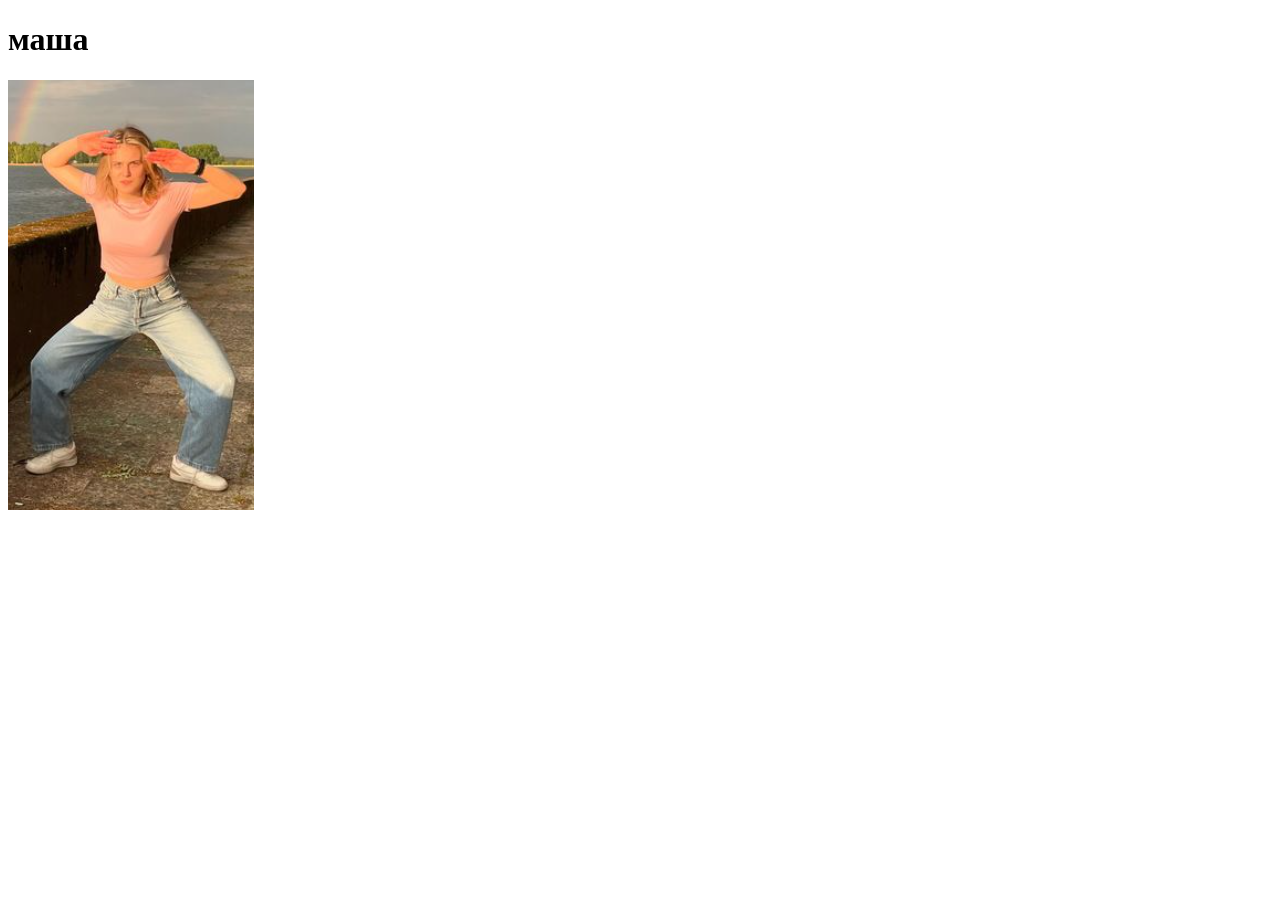
<file: masha.html>
<!DOCTYPE html>
<html>
<head>
	<meta charset="utf-8">
	<meta name="viewport" content="width=device-width, initial-scale=1">
	<title>гриша  лох </title>
</head>
<body>
	<h1>маша </h1>
	<div style=""><img src="masha.png"></div>
	<style>
		@keyframes example {
		  from {margin-left:0px;
		  	rotate: 0deg;
		  }
		  to {margin-left: 1000px;
		  	rotate: 360deg;
		  }
		}

		/* The element to apply the animation to */
		div {
  animation-name: example;
  animation-duration: 1s;
  animation-timing-function: linear;
  animation-delay: 2s;
  animation-iteration-count: infinite;
  animation-direction: alternate;
}
	</style>	
</body>
</html>
</file>
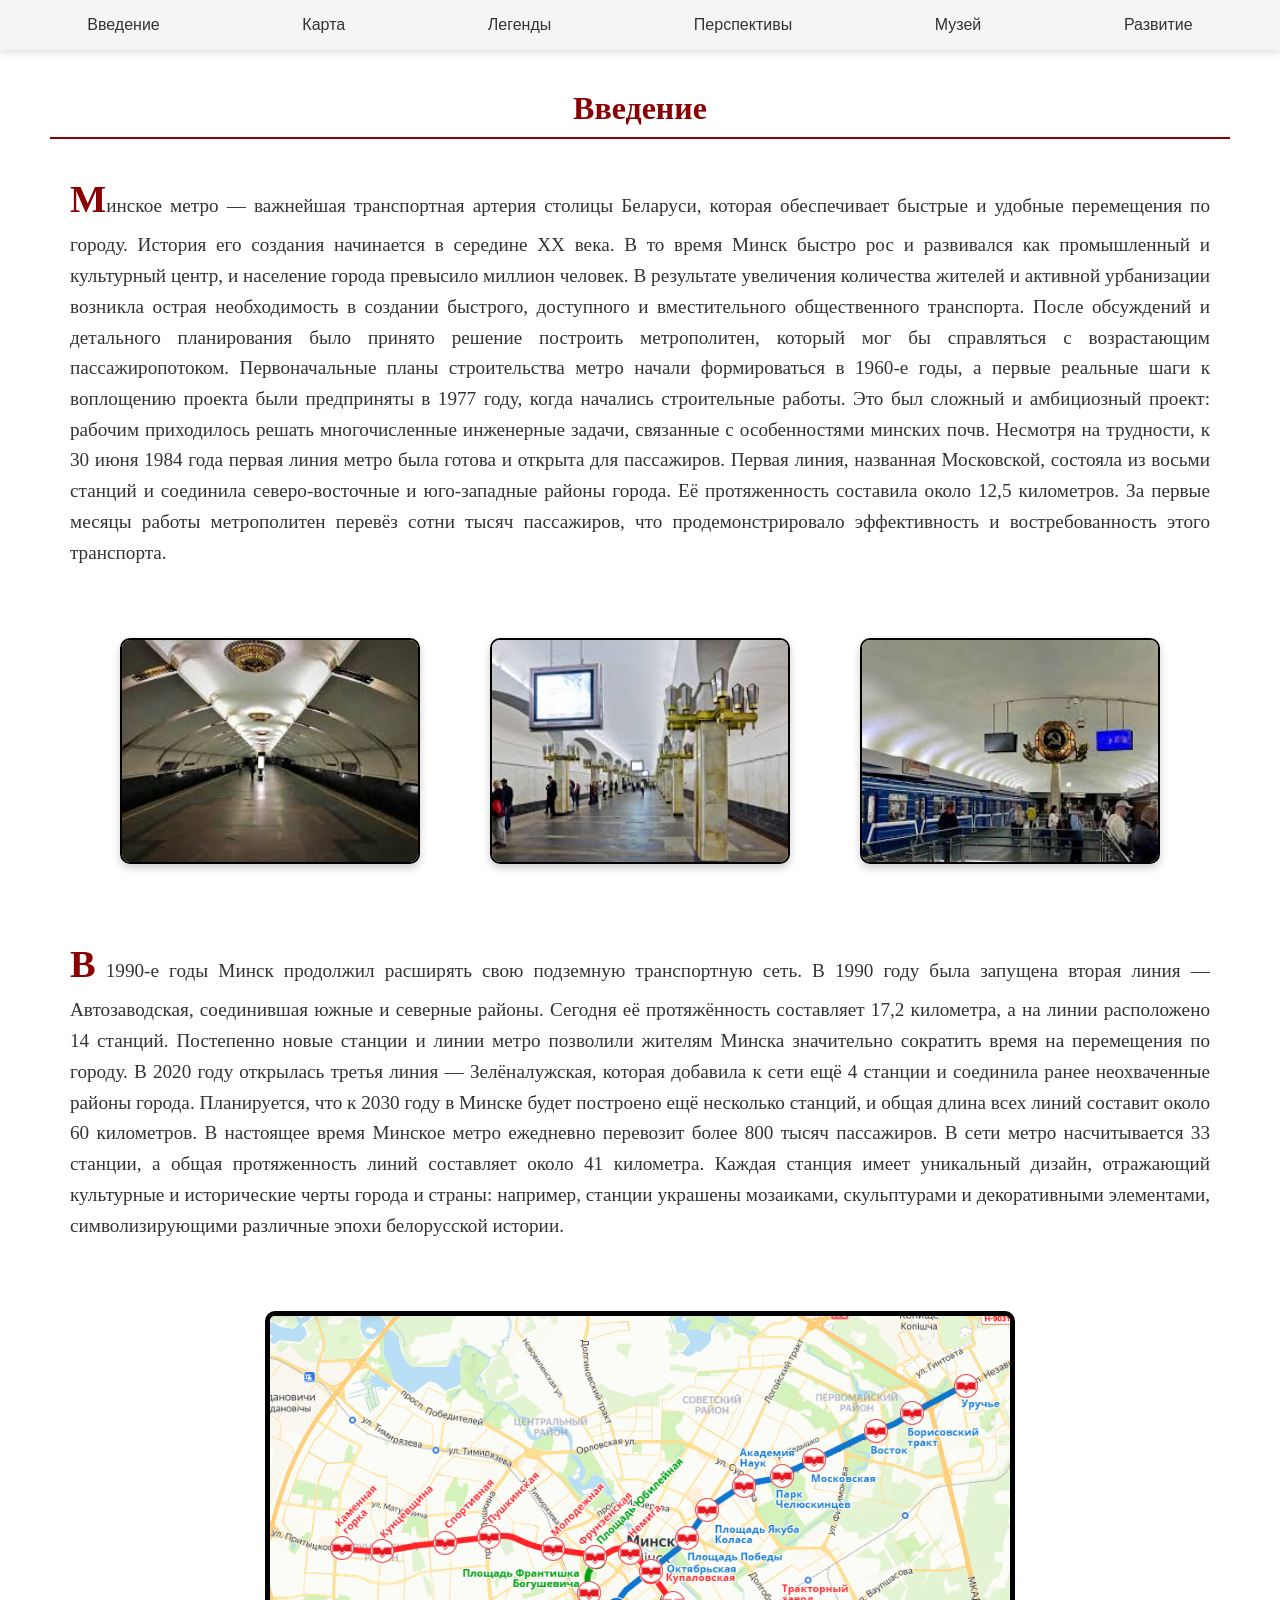
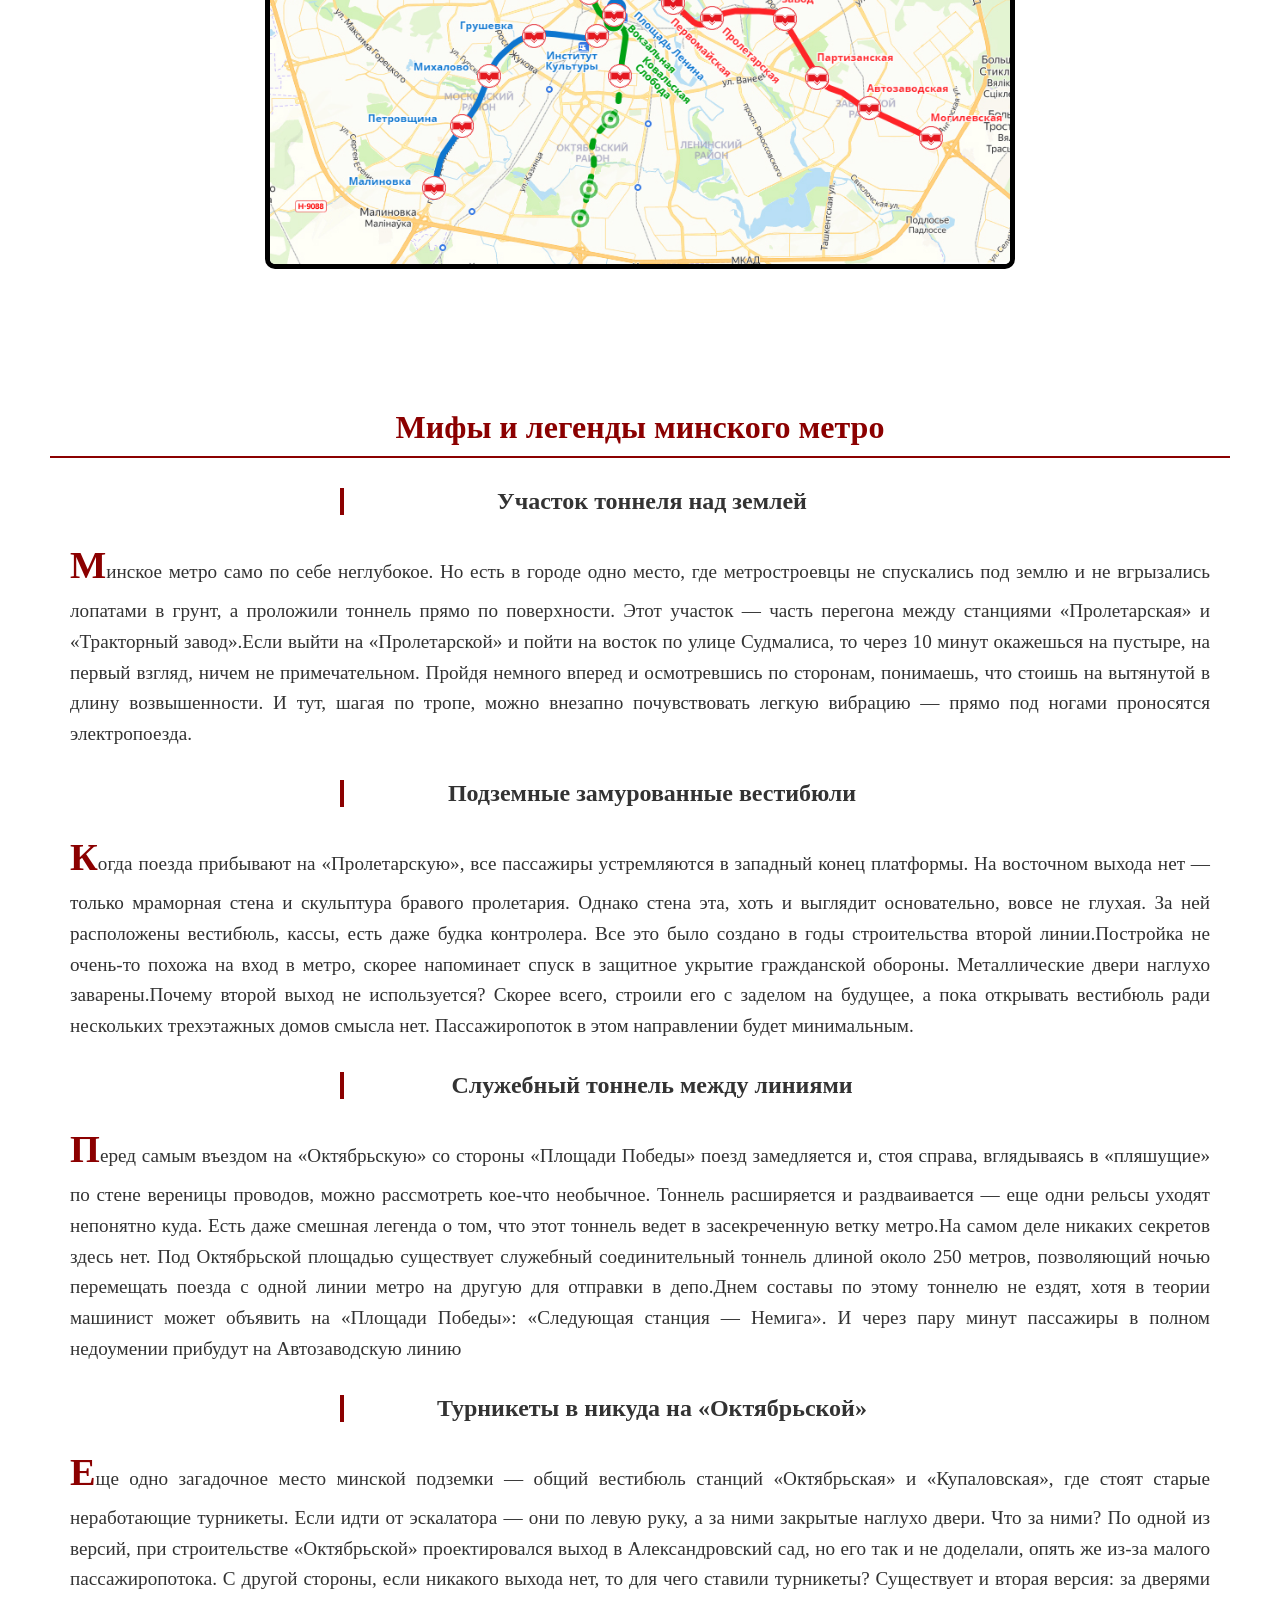
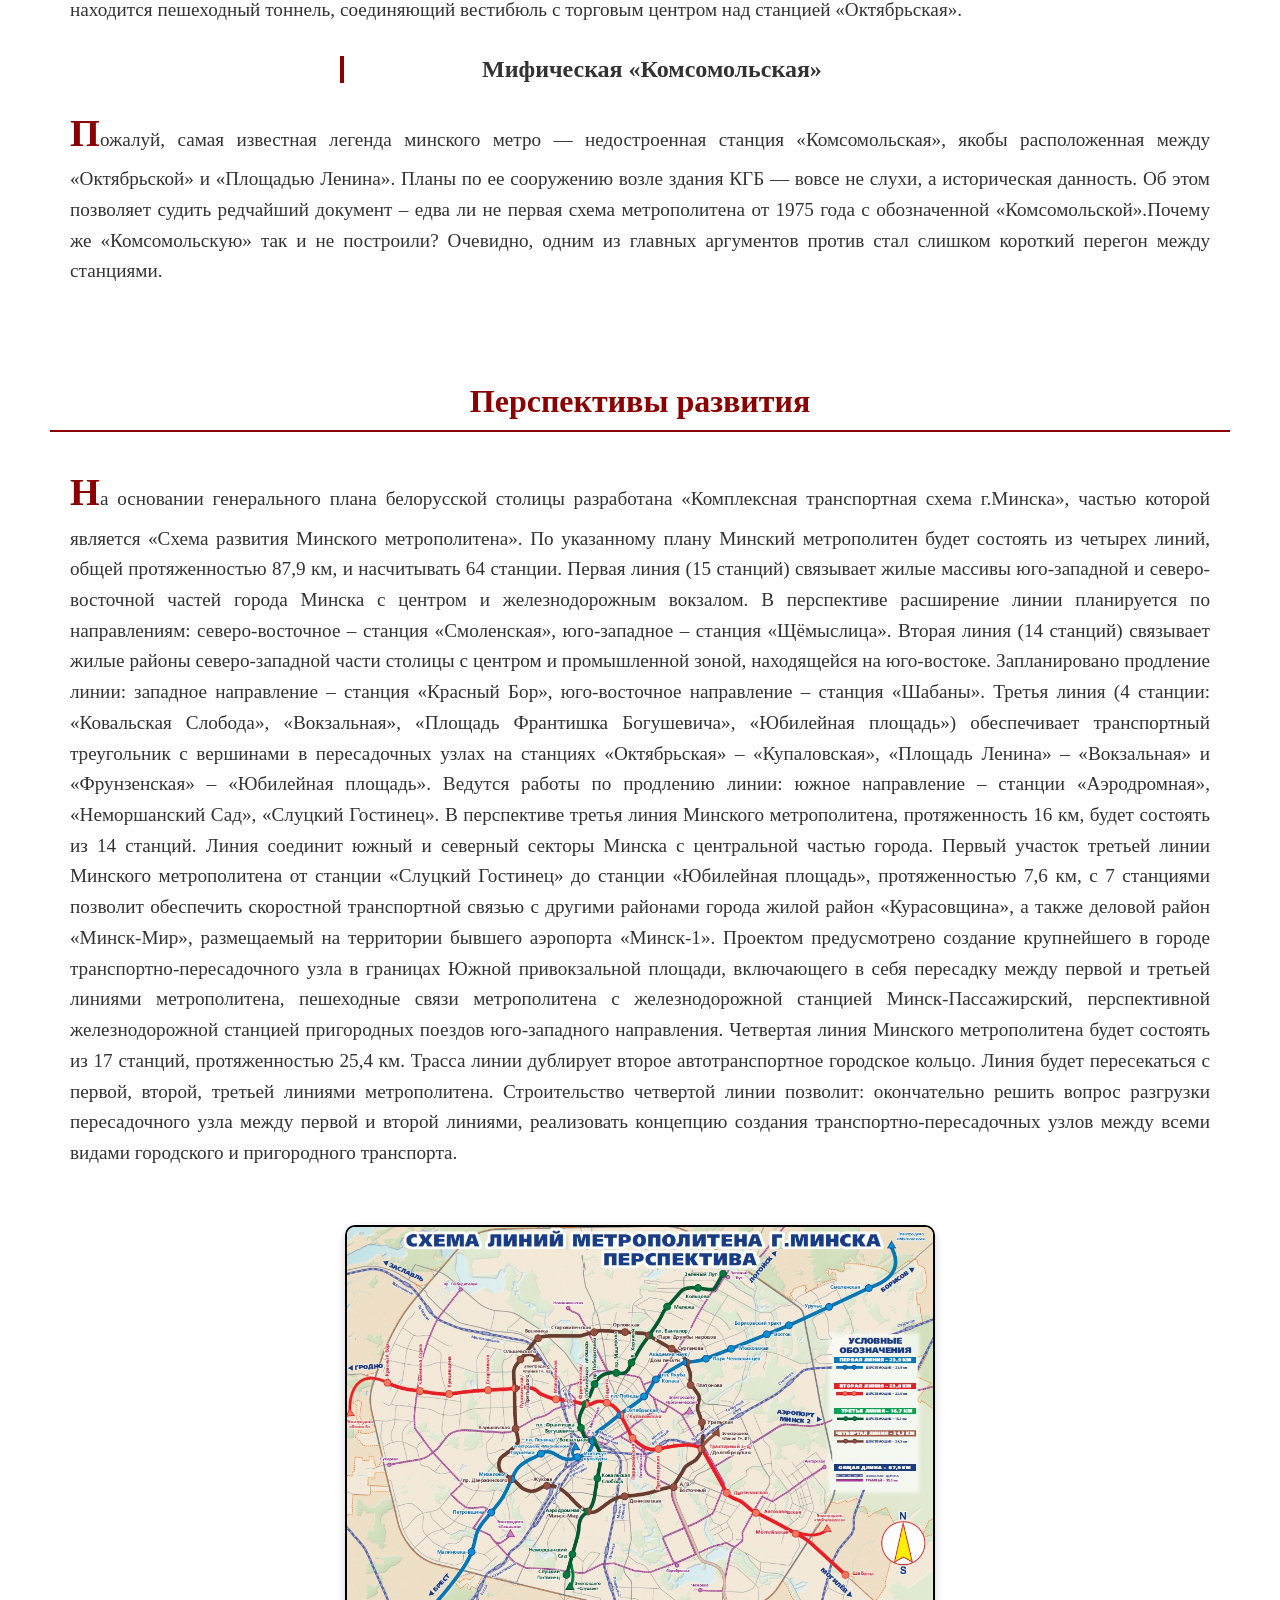
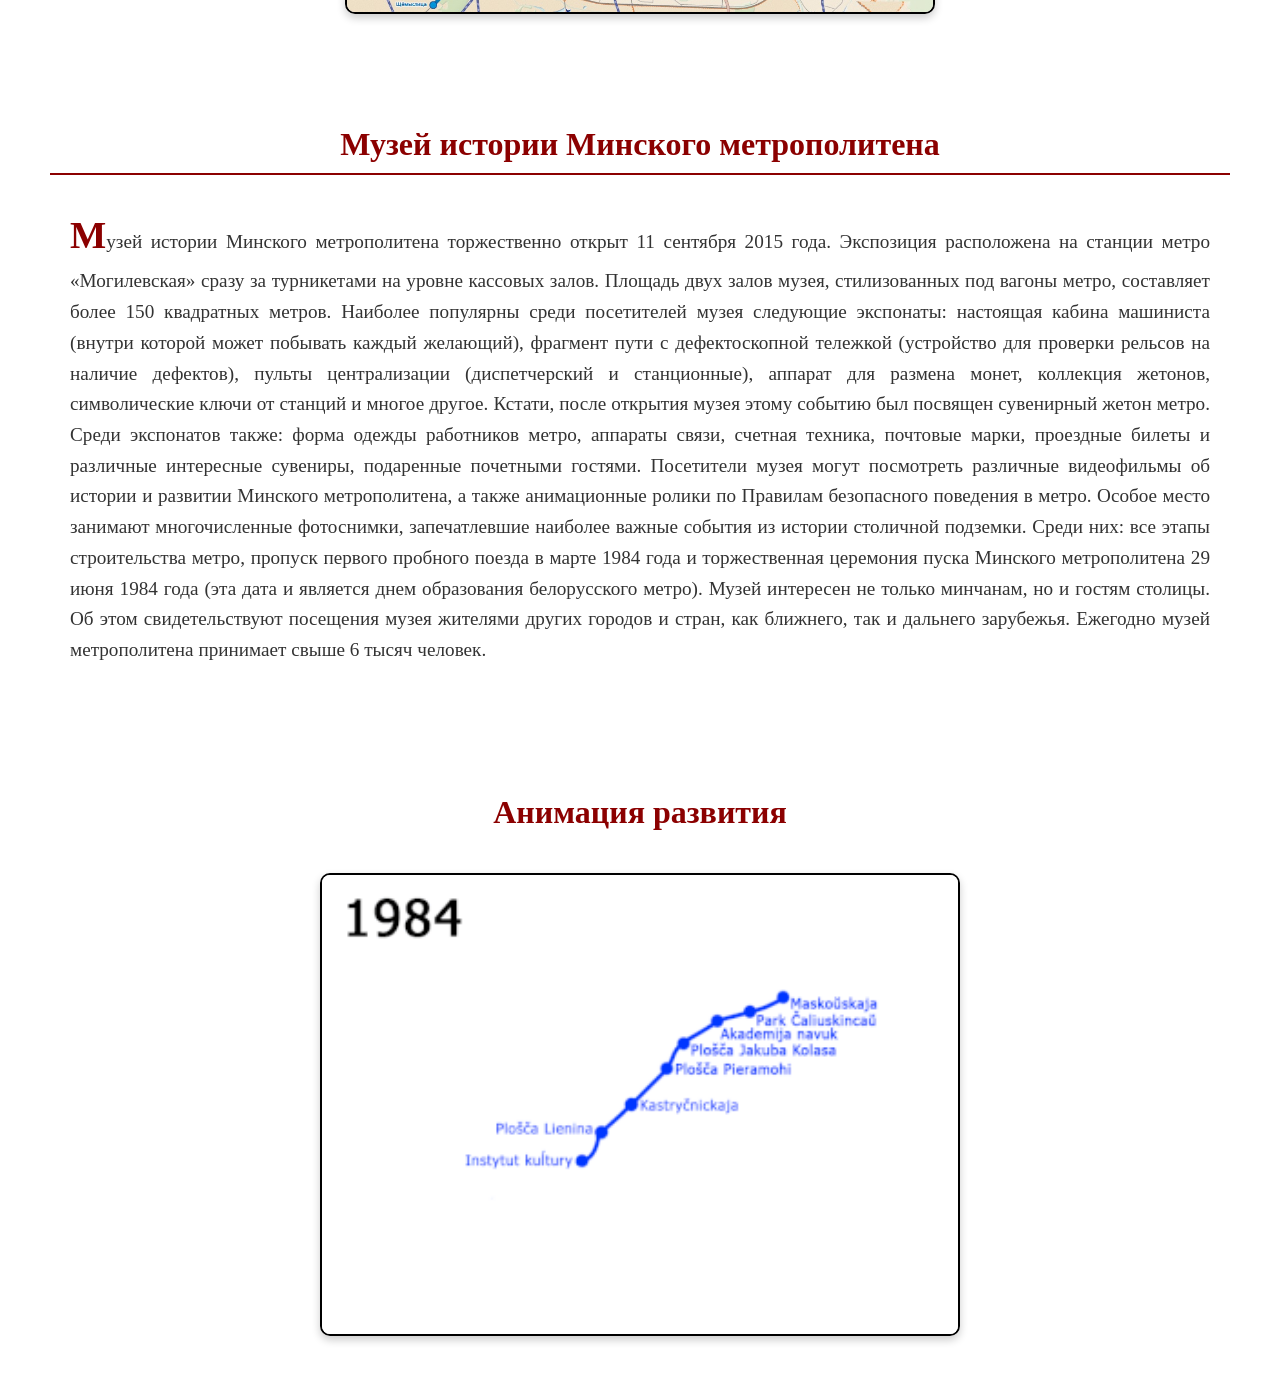
<file: subway.html>
<!DOCTYPE html>
<html lang="ru">
<head>
  <meta charset="UTF-8">
  <meta name="viewport" content="width=device-width, initial-scale=1.0">
  <title>Минский метрополитен</title>
  <link rel="stylesheet" href="subway.css">
</head>
<body>

    <header class="header">
        <nav class="nav">
            <a href="#article1" class="nav-link">Введение</a>
            <a href="#map" class="nav-link">Карта</a>
            <a href="#article2" class="nav-link">Легенды</a>
            <a href="#article3" class="nav-link">Перспективы</a>
            <a href="#article4" class="nav-link">Музей</a>
            <a href="#animated" class="nav-link">Развитие</a>
        </nav>
    </header>

<section class="content-section">
  <h1 class="main-title" id="article1">Введение</h1>
  <p class="fly-in-text">
    Минское метро — важнейшая транспортная артерия столицы Беларуси, которая обеспечивает быстрые и удобные перемещения по городу. История его создания начинается в середине XX века. В то время Минск быстро рос и развивался как промышленный и культурный центр, и население города превысило миллион человек. В результате увеличения количества жителей и активной урбанизации возникла острая необходимость в создании быстрого, доступного и вместительного общественного транспорта. После обсуждений и детального планирования было принято решение построить метрополитен, который мог бы справляться с возрастающим пассажиропотоком.

Первоначальные планы строительства метро начали формироваться в 1960-е годы, а первые реальные шаги к воплощению проекта были предприняты в 1977 году, когда начались строительные работы. Это был сложный и амбициозный проект: рабочим приходилось решать многочисленные инженерные задачи, связанные с особенностями минских почв. Несмотря на трудности, к 30 июня 1984 года первая линия метро была готова и открыта для пассажиров. Первая линия, названная Московской, состояла из восьми станций и соединила северо-восточные и юго-западные районы города. Её протяженность составила около 12,5 километров. За первые месяцы работы метрополитен перевёз сотни тысяч пассажиров, что продемонстрировало эффективность и востребованность этого транспорта.

  </p>
</section>

<section class="images-section">
  <img src="image1.jpg" alt="Изображение 1" class="image fly-in-image">
  <img src="image2.jpg" alt="Изображение 2" class="image fly-in-image">
  <img src="image3.jpg" alt="Изображение 3" class="image fly-in-image">
</section>

<section class="content-section">
  <p class="p2">
    В 1990-е годы Минск продолжил расширять свою подземную транспортную сеть. В 1990 году была запущена вторая линия — Автозаводская, соединившая южные и северные районы. Сегодня её протяжённость составляет 17,2 километра, а на линии расположено 14 станций. Постепенно новые станции и линии метро позволили жителям Минска значительно сократить время на перемещения по городу. В 2020 году открылась третья линия — Зелёналужская, которая добавила к сети ещё 4 станции и соединила ранее неохваченные районы города. Планируется, что к 2030 году в Минске будет построено ещё несколько станций, и общая длина всех линий составит около 60 километров.

В настоящее время Минское метро ежедневно перевозит более 800 тысяч пассажиров. В сети метро насчитывается 33 станции, а общая протяженность линий составляет около 41 километра. Каждая станция имеет уникальный дизайн, отражающий культурные и исторические черты города и страны: например, станции украшены мозаиками, скульптурами и декоративными элементами, символизирующими различные эпохи белорусской истории.
  </p>
</section>

  <div class="map-container">
  <img src="map.png" class="map" alt="Карта метро Минска" id="map">

  <img src="ico.png" class="station-icon" id="station1" style="top: 465px; left: 157px;" onclick="showPopup(0)">
  <img src="ico.png" class="station-icon" id="station2" style="top: 403px; left: 185px;" onclick="showPopup(1)">
  <img src="ico.png" class="station-icon" id="station3" style="top: 353px; left: 212px;" onclick="showPopup(2)">
  <img src="ico.png" class="station-icon" id="station4" style="top: 313px; left: 257px;" onclick="showPopup(3)">
  <img src="ico.png" class="station-icon" id="station5" style="top: 313px; left: 320px;" onclick="showPopup(4)">
  <img src="ico.png" class="station-icon" id="station6" style="top: 292px; left: 337px;" onclick="showPopup(5)">
  <img src="ico.png" class="station-icon" id="station7" style="top: 248px; left: 374px;" onclick="showPopup(6)">
  <img src="ico.png" class="station-icon" id="station8" style="top: 215px; left: 410px;" onclick="showPopup(7)">
  <img src="ico.png" class="station-icon" id="station9" style="top: 187px; left: 430px;" onclick="showPopup(8)">
  <img src="ico.png" class="station-icon" id="station10" style="top: 163px; left: 467px;" onclick="showPopup(9)">
  <img src="ico.png" class="station-icon" id="station11" style="top: 153px; left: 505px;" onclick="showPopup(10)">
  <img src="ico.png" class="station-icon" id="station12" style="top: 137px; left: 537px;" onclick="showPopup(11)">
  <img src="ico.png" class="station-icon" id="station13" style="top: 108px; left: 599px;" onclick="showPopup(12)">
  <img src="ico.png" class="station-icon" id="station14" style="top: 90px; left: 635px;" onclick="showPopup(13)">
  <img src="ico.png" class="station-icon" id="station15" style="top: 63px; left: 689px;" onclick="showPopup(14)">
  <img src="ico.png" class="station-icon" id="station16" style="top: 353px; left: 343px;" onclick="showPopup(15)">
  <img src="ico.png" class="station-icon" id="station17" style="top: 270px; left: 312px;" onclick="showPopup(16)">
  <img src="ico.png" class="station-icon" id="station18" style="top: 225px; left: 65px;" onclick="showPopup(17)">
  <img src="ico.png" class="station-icon" id="station19" style="top: 228px; left: 105px;" onclick="showPopup(18)">
  <img src="ico.png" class="station-icon" id="station20" style="top: 220px; left: 168px;" onclick="showPopup(19)">
  <img src="ico.png" class="station-icon" id="station21" style="top: 214px; left: 212px;" onclick="showPopup(20)">
  <img src="ico.png" class="station-icon" id="station22" style="top: 226px; left: 276px;" onclick="showPopup(21)">
  <img src="ico.png" class="station-icon" id="station23" style="top: 234px; left: 318px;" onclick="showPopup(22)">
  <img src="ico.png" class="station-icon" id="station24" style="top: 230px; left: 353px;" onclick="showPopup(23)">
  <img src="ico.png" class="station-icon" id="station25" style="top: 280px; left: 396px;" onclick="showPopup(24)">
  <img src="ico.png" class="station-icon" id="station26" style="top: 295px; left: 435px;" onclick="showPopup(25)">
  <img src="ico.png" class="station-icon" id="station27" style="top: 296px; left: 508px;" onclick="showPopup(26)">
  <img src="ico.png" class="station-icon" id="station28" style="top: 355px; left: 540px;" onclick="showPopup(27)">
  <img src="ico.png" class="station-icon" id="station29" style="top: 385px; left: 592px;" onclick="showPopup(28)">
  <img src="ico.png" class="station-icon" id="station30" style="top: 415px; left: 654px;" onclick="showPopup(29)">
  





  <!-- Затемняющий слой -->
  <div class="overlay" id="overlay" onclick="closePopup()"></div>

  <!-- Popup -->
  <div class="popup" id="popup">
    <span class="close" onclick="closePopup()">&times;</span>
    <p id="popup-text"></p>
  </div>
</div>

</div>


<section class="content-section">
  <h1 class="main-title" id="article2">Мифы и легенды минского метро</h1>

  <h2 class="subtitle">Участок тоннеля над землей</h2>
  <p class="fly-in-text">
    Минское метро само по себе неглубокое. Но есть в городе одно место, где метростроевцы не спускались под землю и не вгрызались лопатами в грунт, а проложили тоннель прямо по поверхности. Этот участок — часть перегона между станциями «Пролетарская» и «Тракторный завод».​

Если выйти на «Пролетарской» и пойти на восток по улице Судмалиса, то через 10 минут окажешься на пустыре, на первый взгляд, ничем не примечательном. Пройдя немного вперед и осмотревшись по сторонам, понимаешь, что стоишь на вытянутой в длину возвышенности. И тут, шагая по тропе, можно внезапно почувствовать легкую вибрацию — прямо под ногами проносятся электропоезда.​
  </p>

  <h2 class="subtitle">Подземные замурованные вестибюли</h2>
  <p class="fly-in-text">
    Когда поезда прибывают на «Пролетарскую», все пассажиры устремляются в западный конец платформы. На восточном выхода нет — только мраморная стена и скульптура бравого пролетария. Однако стена эта, хоть и выглядит основательно, вовсе не глухая. За ней расположены вестибюль, кассы, есть даже будка контролера. Все это было создано в годы строительства второй линии.​

Постройка не очень-то похожа на вход в метро, скорее напоминает спуск в защитное укрытие гражданской обороны. Металлические двери наглухо заварены.​

Почему второй выход не используется? Скорее всего, строили его с заделом на будущее, а пока открывать вестибюль ради нескольких трехэтажных домов смысла нет. Пассажиропоток в этом направлении будет минимальным.​
  </p>

  <h2 class="subtitle">Служебный тоннель между линиями</h2>
  <p class="fly-in-text">
    Перед самым въездом на «Октябрьскую» со стороны «Площади Победы» поезд замедляется и, стоя справа, вглядываясь в «пляшущие» по стене вереницы проводов, можно рассмотреть кое-что необычное. Тоннель расширяется и раздваивается — еще одни рельсы уходят непонятно куда. Есть даже смешная легенда о том, что этот тоннель ведет в засекреченную ветку метро.​

На самом деле никаких секретов здесь нет. Под Октябрьской площадью существует служебный соединительный тоннель длиной около 250 метров, позволяющий ночью перемещать поезда с одной линии метро на другую для отправки в депо.​

Днем составы по этому тоннелю не ездят, хотя в теории машинист может объявить на «Площади Победы»: «Следующая станция — Немига». И через пару минут пассажиры в полном недоумении прибудут на Автозаводскую линию
  </p>

  <h2 class="subtitle">Турникеты в никуда на «Октябрьской»</h2>
  <p class="fly-in-text">
    Еще одно загадочное место минской подземки — общий вестибюль станций «Октябрьская» и «Купаловская», где стоят старые неработающие турникеты. Если идти от эскалатора — они по левую руку, а за ними закрытые наглухо двери. Что за ними? По одной из версий, при строительстве «Октябрьской» проектировался выход в Александровский сад, но его так и не доделали, опять же из-за малого пассажиропотока. С другой стороны, если никакого выхода нет, то для чего ставили турникеты? Существует и вторая версия: за дверями находится пешеходный тоннель, соединяющий вестибюль с торговым центром над станцией «Октябрьская».​
  </p>

  <h2 class="subtitle">Мифическая «Комсомольская»</h2>
  <p class="fly-in-text">
    Пожалуй, самая известная легенда минского метро — недостроенная станция «Комсомольская», якобы расположенная между «Октябрьской» и «Площадью Ленина». Планы по ее сооружению возле здания КГБ — вовсе не слухи, а историческая данность. Об этом позволяет судить редчайший документ – едва ли не первая схема метрополитена от 1975 года с обозначенной «Комсомольской».​

Почему же «Комсомольскую» так и не построили? Очевидно, одним из главных аргументов против стал слишком короткий перегон между станциями.​
  </p>
  <br><br>
  <h1 class="main-title" id="article3">Перспективы развития</h2>
  <p class="fly-in-text">
    На основании генерального плана белорусской столицы разработана «Комплексная транспортная схема г.Минска», частью которой является «Схема развития Минского метрополитена». По указанному плану Минский метрополитен будет состоять из четырех линий, общей протяженностью 87,9 км, и насчитывать 64 станции.

Первая линия (15 станций) связывает жилые массивы юго-западной и северо-восточной частей города Минска с центром и железнодорожным вокзалом. В перспективе расширение линии планируется по направлениям: северо-восточное – станция «Смоленская», юго-западное – станция «Щёмыслица».

Вторая линия (14 станций) связывает жилые районы северо-западной части столицы с центром и промышленной зоной, находящейся на юго-востоке. Запланировано продление линии:  западное направление – станция «Красный Бор», юго-восточное направление – станция «Шабаны».

Третья линия (4 станции: «Ковальская Слобода», «Вокзальная», «Площадь Франтишка Богушевича», «Юбилейная площадь») обеспечивает транспортный треугольник с вершинами в пересадочных узлах на станциях «Октябрьская» – «Купаловская», «Площадь Ленина» – «Вокзальная» и «Фрунзенская» – «Юбилейная площадь». Ведутся работы по продлению линии: южное направление – станции «Аэродромная», «Неморшанский Сад», «Слуцкий Гостинец».

В перспективе третья линия Минского метрополитена,  протяженность 16 км, будет состоять из 14 станций. Линия соединит южный и северный секторы Минска с центральной частью города. Первый участок третьей линии Минского метрополитена от станции «Слуцкий Гостинец» до станции «Юбилейная площадь», протяженностью 7,6 км, с 7 станциями позволит обеспечить скоростной транспортной связью с другими районами города жилой район «Курасовщина», а также деловой район «Минск-Мир», размещаемый на территории бывшего аэропорта «Минск-1».

Проектом предусмотрено создание крупнейшего в городе транспортно-пересадочного узла в границах Южной привокзальной площади, включающего в себя пересадку между первой и третьей линиями метрополитена, пешеходные связи метрополитена с железнодорожной станцией Минск-Пассажирский, перспективной железнодорожной станцией пригородных поездов юго-западного направления.

Четвертая линия Минского метрополитена будет состоять из 17 станций, протяженностью 25,4 км. Трасса линии дублирует второе автотранспортное городское кольцо. Линия будет пересекаться с первой, второй, третьей линиями метрополитена. Строительство четвертой линии позволит: окончательно решить вопрос разгрузки пересадочного узла между первой и второй линиями, реализовать концепцию создания транспортно-пересадочных узлов между всеми видами городского и пригородного транспорта.


  </p>
  <br><br>
  <img src="future.jpg" class="image fly-in-image img">
  <br><br><br><br>
  <h1 class="main-title" id="article4">Музей истории Минского метрополитена</h2>
  <p class="fly-in-text">
    Музей истории Минского метрополитена торжественно открыт 11 сентября 2015 года. Экспозиция расположена на станции метро «Могилевская» сразу за турникетами на уровне кассовых залов.

Площадь двух залов музея, стилизованных под вагоны метро, составляет более 150 квадратных метров.

Наиболее популярны среди посетителей музея следующие экспонаты: настоящая кабина машиниста (внутри которой может побывать каждый желающий), фрагмент пути с дефектоскопной тележкой (устройство для проверки рельсов на наличие дефектов), пульты централизации (диспетчерский и станционные), аппарат для размена монет, коллекция жетонов, символические ключи от станций и многое другое. Кстати, после открытия музея этому событию был посвящен сувенирный жетон метро.

Среди экспонатов также: форма одежды работников метро, аппараты связи, счетная техника, почтовые марки, проездные билеты и различные интересные сувениры, подаренные почетными гостями.

Посетители музея могут посмотреть различные видеофильмы об истории и развитии Минского метрополитена, а также анимационные ролики по Правилам безопасного поведения в метро.

Особое место занимают многочисленные фотоснимки, запечатлевшие наиболее важные события из истории столичной подземки. Среди них: все этапы строительства метро, пропуск первого пробного поезда в марте 1984 года и торжественная церемония пуска Минского метрополитена 29 июня 1984 года (эта дата и является днем образования белорусского метро).  

Музей интересен не только минчанам, но и гостям столицы. Об этом свидетельствуют посещения музея жителями других городов и стран, как ближнего, так и дальнего зарубежья. Ежегодно музей метрополитена принимает свыше 6 тысяч человек.
  </p>
</section>

<br>

<h1 class="noborder main-title" id="animated">Анимация развития</h1>
<img src="animated.gif" class="image img">

<br><br><br>

  <script src="subway.js"></script>
</body>
</html>
</file>
<file: subway.css>
* {
  margin: 0;
  padding: 0;
  box-sizing: border-box;
}

html {
  scroll-padding-top: 60px; /* Укажите высоту шапки или чуть больше */
}


body {
  font-family: Arial, sans-serif;
  background-color: #ffffff;
  color: #333;
}


.header {
    position: fixed;
    top: 0;
    left: 0;
    width: 100%;
    background-color: #f5f5f5;
    box-shadow: 0 4px 6px rgba(0, 0, 0, 0.1);
    transition: transform 0.3s ease;
    z-index: 1000;
}

.nav {
    display: flex;
    justify-content: space-around;
    padding: 1rem;
}

.nav-link {
    margin: 0 15px;
    text-decoration: none;
    color: #333;
    font-size: 1rem;
    transition: color 0.3s ease;
}

.nav-link:hover {
    color: #007BFF;
}

main {
    padding-top: 1rem;
}

.noborder {
  border-bottom-color: #FFF !important;
}

.img {
  display: block;
  border: #000 solid;
  width: 50% !important;
  height: auto;
  margin: 0 auto;
}

/* Основной стиль для текста */
.content-section p {
  font-family: 'Comic Sans MS', serif;
  font-size: 1.2em;
  line-height: 1.6;
  color: #333;
  max-width: 1600px;
  margin: 20px auto;
  text-align: justify;
  padding: 0 20px;
}

/* Стили для первой буквы основного текста */
.content-section p::first-letter {
  font-size: 2em;
  font-weight: bold;
  color: #8B0000;
}

/* Стили для основного заголовка */
.main-title {
  font-family: 'Comic Sans MS', serif;
  font-size: 2em;
  color: #8B0000;
  text-align: center;
  margin: 30px auto;
  padding: 10px 20px;
  border-bottom: 2px solid #8B0000;
  max-width: 1200px;
}

/* Стили для подзаголовков */
.subtitle {
  max-width: 600px !important;
  text-align: center;
    margin: 0 auto; /* Если нужно выровнять по центру */
    font-weight: bold;
  font-family: 'Georgia', serif;
  font-size: 1.5em;
  color: #333;
  margin-top: 30px;
  margin-bottom: 10px;
  padding-left: 20px;
  border-left: 4px solid #8B0000;
  max-width: 1200px;
}

/* Анимация для эффекта появления */
.fly-in-text {
  opacity: 0;
  transform: translateY(30px);
  transition: opacity 0.6s ease, transform 0.6s ease;
}

/* При добавлении класса .show текст будет появляться */
.fly-in-text.show {
  opacity: 1;
  transform: translateY(0);
}

/* Секция, центрирование текста */
.content-section {
  padding: 50px;
  text-align: center;
}


.images-section {
  display: flex;
  justify-content: center;
  gap: 70px;
  padding: 0px 50px 0px 50px;

}

.fly-in-image {
  opacity: 0;
  transform: translateX(30px);
  transition: opacity 2.4s ease, transform 2.4s ease !important;
}

.fly-in-image.show {
  opacity: 1;
  transform: translateX(0);
}

.image {
  border: 2px solid black;
  border-radius: 2px;
  width: 300px;
  height: auto;
  border-radius: 10px;
  box-shadow: 0 4px 8px rgba(0, 0, 0, 0.2);
  transition: transform 0.3s ease;
}

.image:hover {
  transition-duration: 0.3s !important;
  transform: scale(1.05);
}

.p2 {
  opacity: 0;
  transform: translateY(30px);
  animation: fadeInUp 0.6s ease forwards;
  animation-delay: 1s; /* Задержка в 1 секунду */
}

@keyframes fadeInUp {
  0% {
    opacity: 0;
    transform: translateY(30px);
  }
  100% {
    opacity: 1;
    transform: translateY(0);
  }
}

.map-container {
  position: relative;
  width: 750px; /* Убедитесь, что ширина совпадает с шириной карты */
  margin: 0 auto;
  margin-bottom: 50px !important;
}

.map {
  display: block;
  width: 100%; /* Ширина карты совпадает с шириной контейнера */
  border: 5px solid black;
  border-radius: 10px;
  transition: transform 0.3s ease, border-width 0.3s ease;
}

.station-icon {
  position: absolute;
  width: 24px; /* Задайте подходящий размер для иконок */
  height: 24px;
  cursor: pointer;
  transition: transform 0.3s ease;
}

.station-icon:hover {
  transform: scale(1.2); /* Увеличение при наведении */
}

/* Стили overlay */
.overlay {
  display: none;
  position: fixed;
  top: 0;
  left: 0;
  width: 100%;
  height: 100%;
  background-color: rgba(0, 0, 0, 0.5); /* Затемнение с прозрачностью */
  z-index: 90; /* Под popup */
  opacity: 0;
  transition: opacity 0.5s ease;
}

/* Стили popup */
.popup {
  display: none;
  position: fixed;
  top: 60%; /* Начальная позиция чуть ниже центра */
  left: 50%;
  transform: translate(-50%, -50px); /* Немного ниже */
  width: 400px;
  padding: 15px;
  background-color: white;
  border: 2px solid black;
  border-radius: 5px;
  box-shadow: 0 4px 8px rgba(0, 0, 0, 0.2);
  opacity: 0; /* Изначально невидимый */
  z-index: 100;
  transition: transform 0.5s ease, opacity 0.5s ease; /* Плавные переходы */
}

.popup.show {
  display: block;
  transform: translate(-50%, -50%); /* По центру экрана */
  opacity: 1; /* Полная видимость */
}

.popup .close {
  position: absolute;
  top: 2px;
  right: 10px;
  cursor: pointer;
  font-size: 18px;
}

/* Показ overlay */
.overlay.show {
  display: block;
  opacity: 1;
}
</file>
